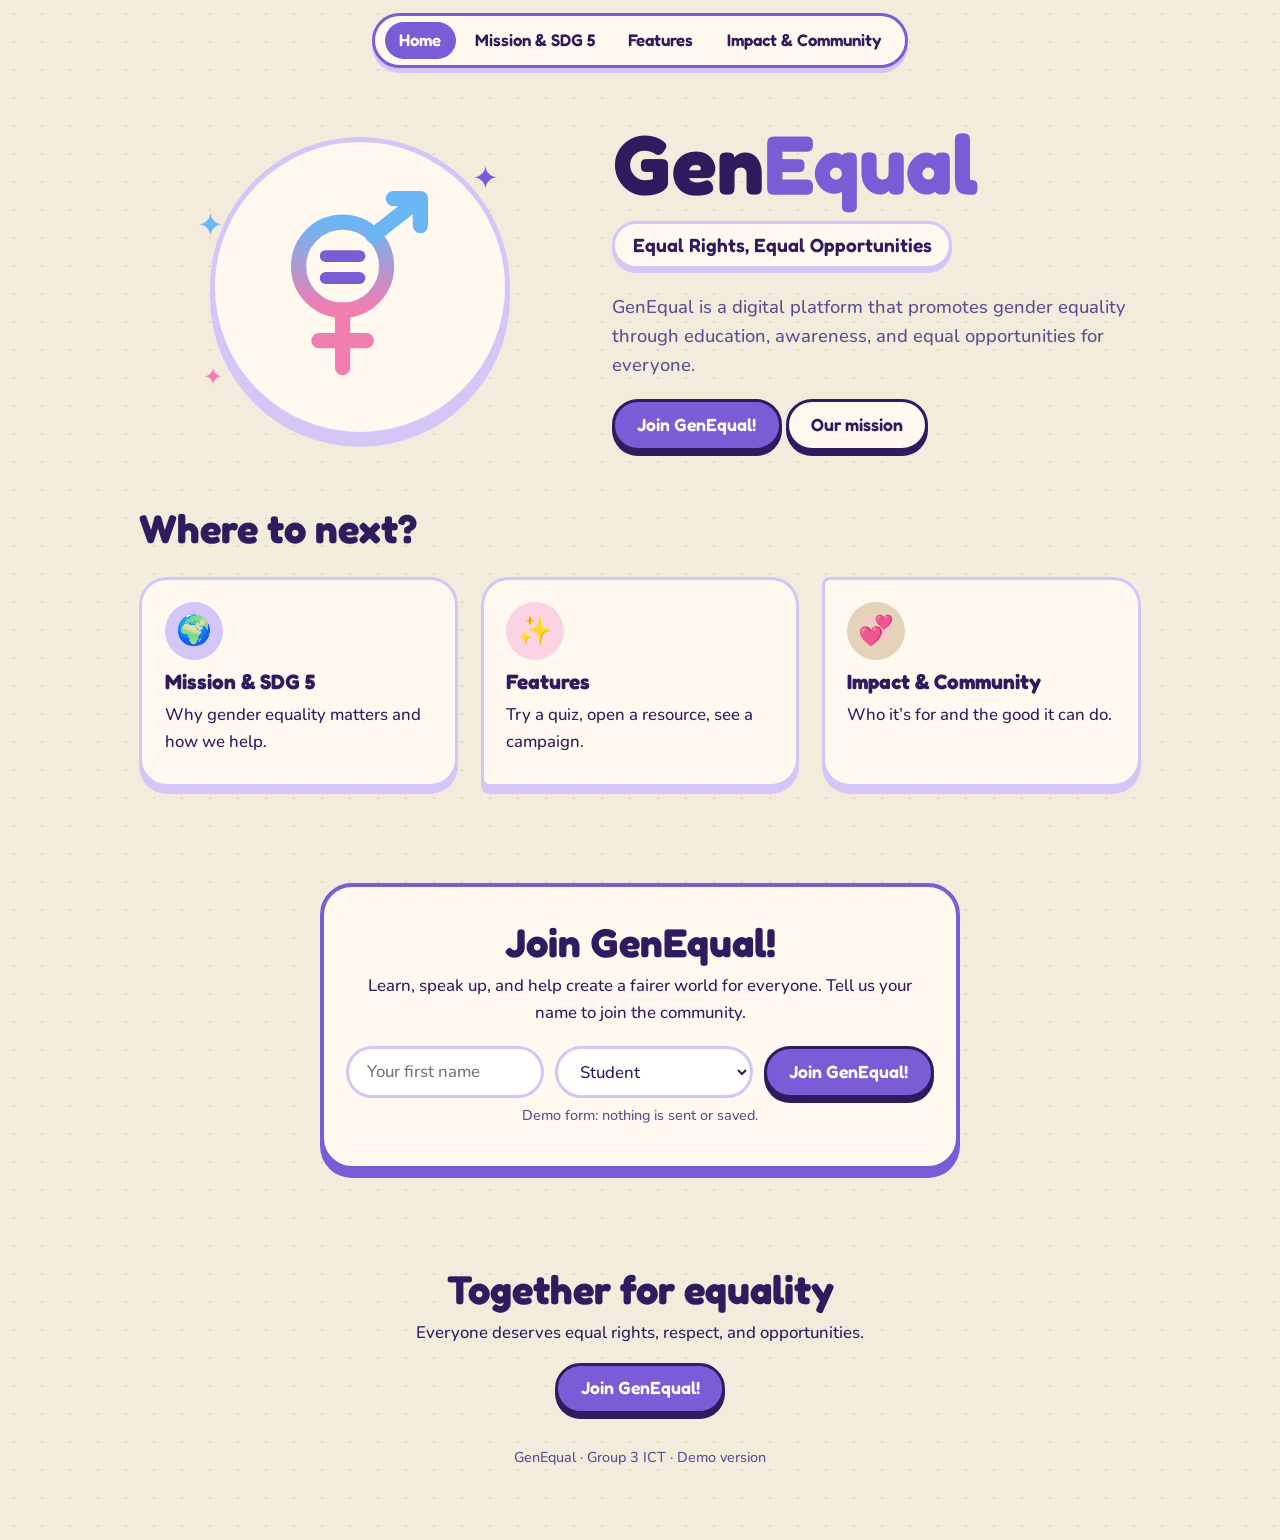
<file: Website/index.html>
<!DOCTYPE html>
<html lang="en">
<head>
<meta charset="utf-8">
<meta name="viewport" content="width=device-width, initial-scale=1">
<title>GenEqual: Equal Rights, Equal Opportunities</title>
<link rel="preconnect" href="https://fonts.googleapis.com">
<link href="https://fonts.googleapis.com/css2?family=Fredoka:wght@500;600;700&family=Nunito:wght@500;700;800&display=swap" rel="stylesheet">
<link rel="stylesheet" href="style.css">
</head>
<body>
<nav aria-label="Main">
  <a href="index.html" aria-current="page">Home</a><a href="mission.html">Mission &amp; SDG 5</a><a href="features.html">Features</a><a href="impact.html">Impact &amp; Community</a>
</nav>


<section class="hero">
  <div class="badge" aria-hidden="true">
    <span class="spark" style="top:4%;right:2%">✦</span><span class="spark s2" style="bottom:12%;left:-4%">✦</span><span class="spark s3" style="top:20%;left:-6%">✦</span>
    <svg viewBox="0 0 120 120" fill="none" stroke-linecap="round" stroke-linejoin="round">
      <defs><linearGradient id="g" x1="0" y1="0" x2="0" y2="1"><stop offset="0" stop-color="#6BB6F5"/><stop offset="1" stop-color="#F27DB0"/></linearGradient></defs>
      <circle cx="50" cy="48" r="26" stroke="url(#g)" stroke-width="9"/>
      <path d="M68 30 L96 8 M80 8 H96 V24" stroke="#6BB6F5" stroke-width="9"/>
      <path d="M50 74 V108 M36 92 H64" stroke="#F27DB0" stroke-width="9"/>
      <path d="M40 42 H60 M40 55 H60" stroke="#7C5CD6" stroke-width="7"/>
    </svg>
  </div>
  <div>
    <h1><span class="gen">Gen</span><span class="eq">Equal</span></h1>
    <div class="tag">Equal Rights, Equal Opportunities</div>
    <p class="lead">GenEqual is a digital platform that promotes gender equality through education, awareness, and equal opportunities for everyone.</p>
    <p style="margin-top:1.2rem"><a class="btn" data-join="hero" href="#join">Join GenEqual!</a> <a class="btn alt" href="mission.html">Our mission</a></p>
  </div>
</section>

<section style="padding-top:0">
  <h2>Where to next?</h2>
  <div class="grid">
    <a class="card" href="mission.html"><div class="ico">🌍</div><h3>Mission &amp; SDG 5</h3><p>Why gender equality matters and how we help.</p></a>
    <a class="card" href="features.html"><div class="ico">✨</div><h3>Features</h3><p>Try a quiz, open a resource, see a campaign.</p></a>
    <a class="card" href="impact.html"><div class="ico">💞</div><h3>Impact &amp; Community</h3><p>Who it’s for and the good it can do.</p></a>
  </div>
</section>

<section id="join">
  <div class="join" id="joinBox">
    <h2>Join GenEqual!</h2>
    <p>Learn, speak up, and help create a fairer world for everyone. Tell us your name to join the community.</p>
    <form id="joinForm" novalidate>
      <input type="text" id="jname" placeholder="Your first name" maxlength="20" aria-label="Your first name">
      <select id="jrole" aria-label="I am a"><option>Student</option><option>Teacher</option><option>Parent</option><option>Other</option></select>
      <button class="btn" type="submit">Join GenEqual!</button>
    </form>
    <p class="small" id="jmsg" aria-live="polite">Demo form: nothing is sent or saved.</p>
  </div>
</section>
<footer>
  <h2>Together for equality</h2>
  <p>Everyone deserves equal rights, respect, and opportunities.</p>
  <p style="margin-top:1rem"><a class="btn" data-join="foot" href="index.html#join">Join GenEqual!</a></p>
  <p class="small" style="margin-top:2rem">GenEqual · Group 3 ICT · Demo version</p>
</footer>

<script src="script.js"></script>
</body>
</html>
</file>
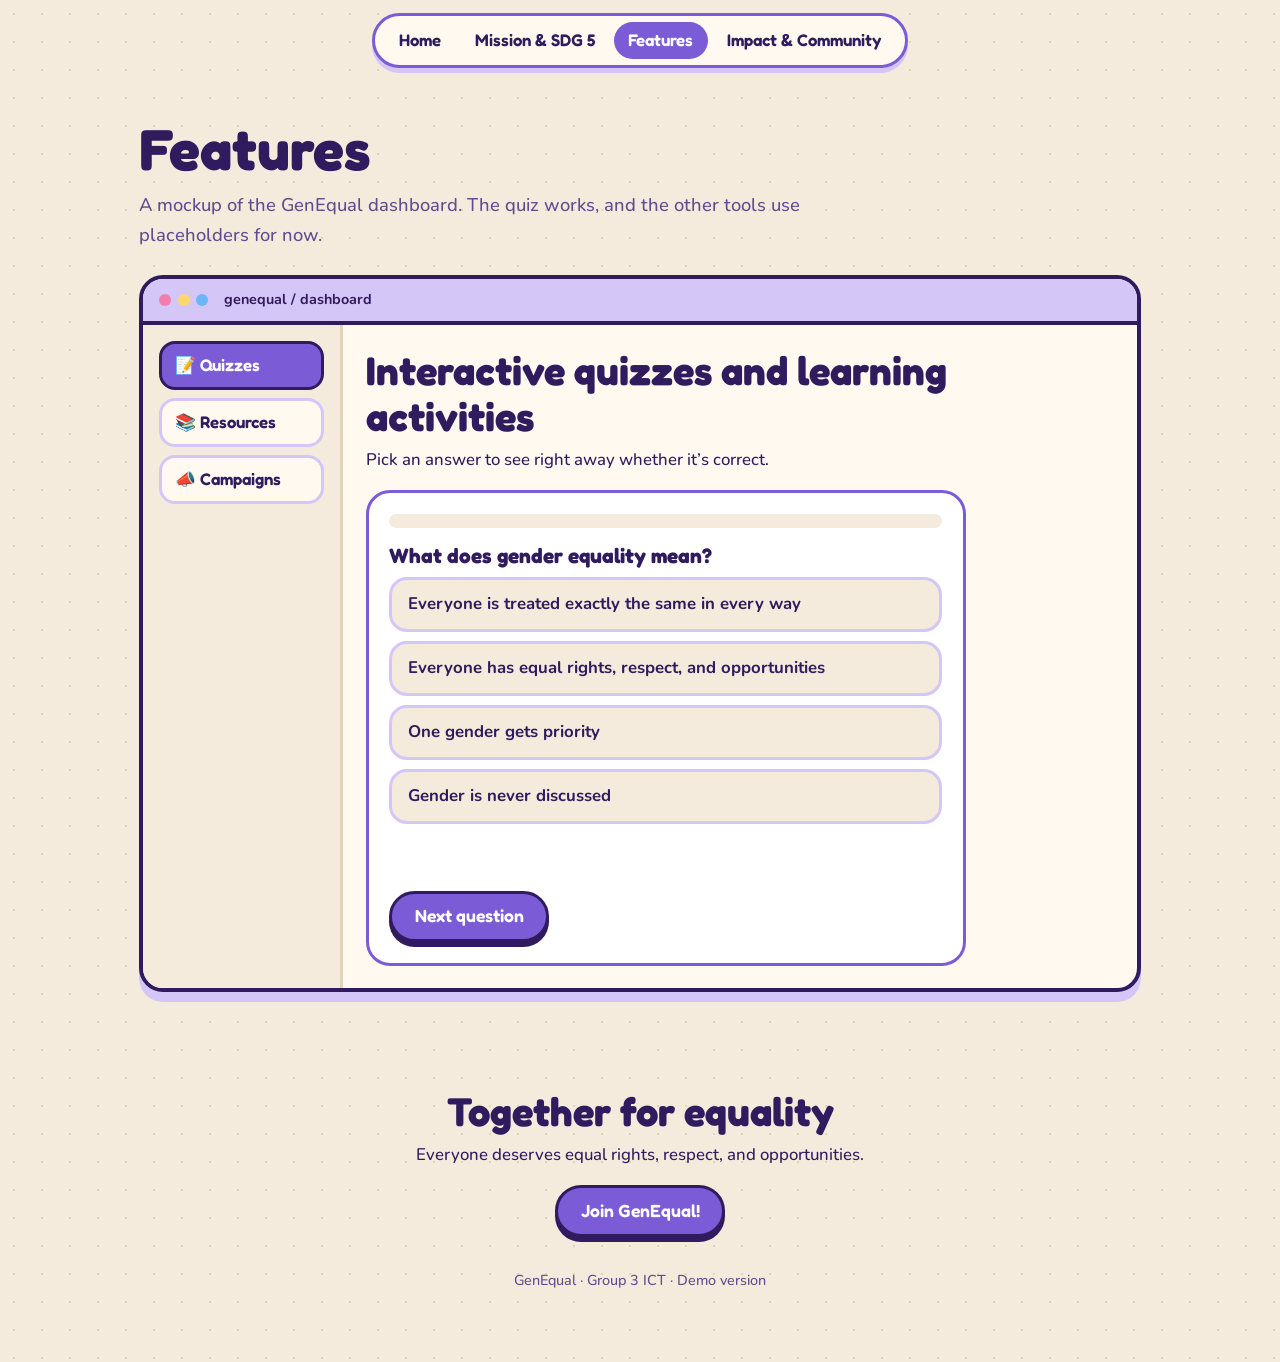
<file: Website/features.html>
<!DOCTYPE html>
<html lang="en">
<head>
<meta charset="utf-8">
<meta name="viewport" content="width=device-width, initial-scale=1">
<title>Features | GenEqual</title>
<link rel="preconnect" href="https://fonts.googleapis.com">
<link href="https://fonts.googleapis.com/css2?family=Fredoka:wght@500;600;700&family=Nunito:wght@500;700;800&display=swap" rel="stylesheet">
<link rel="stylesheet" href="style.css">
</head>
<body>
<nav aria-label="Main">
  <a href="index.html">Home</a><a href="mission.html">Mission &amp; SDG 5</a><a href="features.html" aria-current="page">Features</a><a href="impact.html">Impact &amp; Community</a>
</nav>


<section>
  <h1>Features</h1>
  <p class="lead">A mockup of the GenEqual dashboard. The quiz works, and the other tools use placeholders for now.</p>
  <div class="app">
    <div class="appbar"><i></i><i></i><i></i><span>genequal / dashboard</span></div>
    <div class="appbody">
      <div class="side" role="tablist" aria-label="Dashboard">
        <button class="tab" role="tab" data-tab="p-quiz" aria-selected="true">📝 Quizzes</button>
        <button class="tab" role="tab" data-tab="p-res" aria-selected="false">📚 Resources</button>
        <button class="tab" role="tab" data-tab="p-camp" aria-selected="false">📣 Campaigns</button>
      </div>
      <div>
        <div class="panel on" id="p-quiz" role="tabpanel">
          <h2>Interactive quizzes and learning activities</h2>
          <p>Pick an answer to see right away whether it’s correct.</p>
          <div class="quiz" id="quizBox" aria-live="polite"></div>
        </div>
        <div class="panel" id="p-res" role="tabpanel">
          <h2>Digital educational resources</h2>
          <p>Tap a resource to preview it.</p>
          <div class="grid">
            <button class="card rl" data-title="What is gender equality?" data-text="Gender equality means everyone has the same rights, respect, and opportunities, whatever their gender."><div class="thumb">📖</div><h3>What is gender equality?</h3><p>A short guide for beginners.</p><span class="go">Open resource ↗</span></button>
            <button class="card rl" data-title="Spotting unfair treatment" data-text="Unfair treatment can look like being left out, being told what you can’t do, or being judged by stereotypes."><div class="thumb">👀</div><h3>Spotting unfair treatment</h3><p>Learn the signs.</p><span class="go">Open resource ↗</span></button>
            <button class="card rl" data-title="Speaking up kindly" data-text="You can disagree without attacking. Name what was unfair, say how it affects people, and suggest a fairer way."><div class="thumb">🗣️</div><h3>Speaking up kindly</h3><p>Tips for speaking up.</p><span class="go">Open resource ↗</span></button>
            <button class="card rl" data-title="SDG 5 explained" data-text="SDG 5 is the United Nations goal to achieve gender equality and empower all women and girls."><div class="thumb">🎯</div><h3>SDG 5 explained</h3><p>The goal in plain words.</p><span class="go">Open resource ↗</span></button>
          </div>
        </div>
        <div class="panel" id="p-camp" role="tabpanel">
          <h2>Online equality campaigns</h2>
          <p>Pick a campaign to support.</p>
          <div class="grid">
            <div class="card"><div class="thumb">📣</div><h3>Respect Starts With Me</h3><p>Small daily choices that make school feel fair.</p><p><button class="btn" data-support aria-pressed="false">Support this campaign</button></p></div>
            <div class="card"><div class="thumb">🎤</div><h3>Every Voice Counts</h3><p>Share ideas and make sure everyone gets heard.</p><p><button class="btn" data-support aria-pressed="false">Support this campaign</button></p></div>
            <div class="card"><div class="thumb">🏫</div><h3>Fair Play in School</h3><p>Equal chances in class, clubs, and sports.</p><p><button class="btn" data-support aria-pressed="false">Support this campaign</button></p></div>
          </div>
        </div>
      </div>
    </div>
  </div>
</section>
<dialog id="modal"><h3></h3><p></p><p class="small">Placeholder: the full resource would open here.</p><button class="btn" style="margin-top:.8rem">Close</button></dialog>
<footer>
  <h2>Together for equality</h2>
  <p>Everyone deserves equal rights, respect, and opportunities.</p>
  <p style="margin-top:1rem"><a class="btn" data-join="foot" href="index.html#join">Join GenEqual!</a></p>
  <p class="small" style="margin-top:2rem">GenEqual · Group 3 ICT · Demo version</p>
</footer>

<script src="script.js"></script>
</body>
</html>
</file>
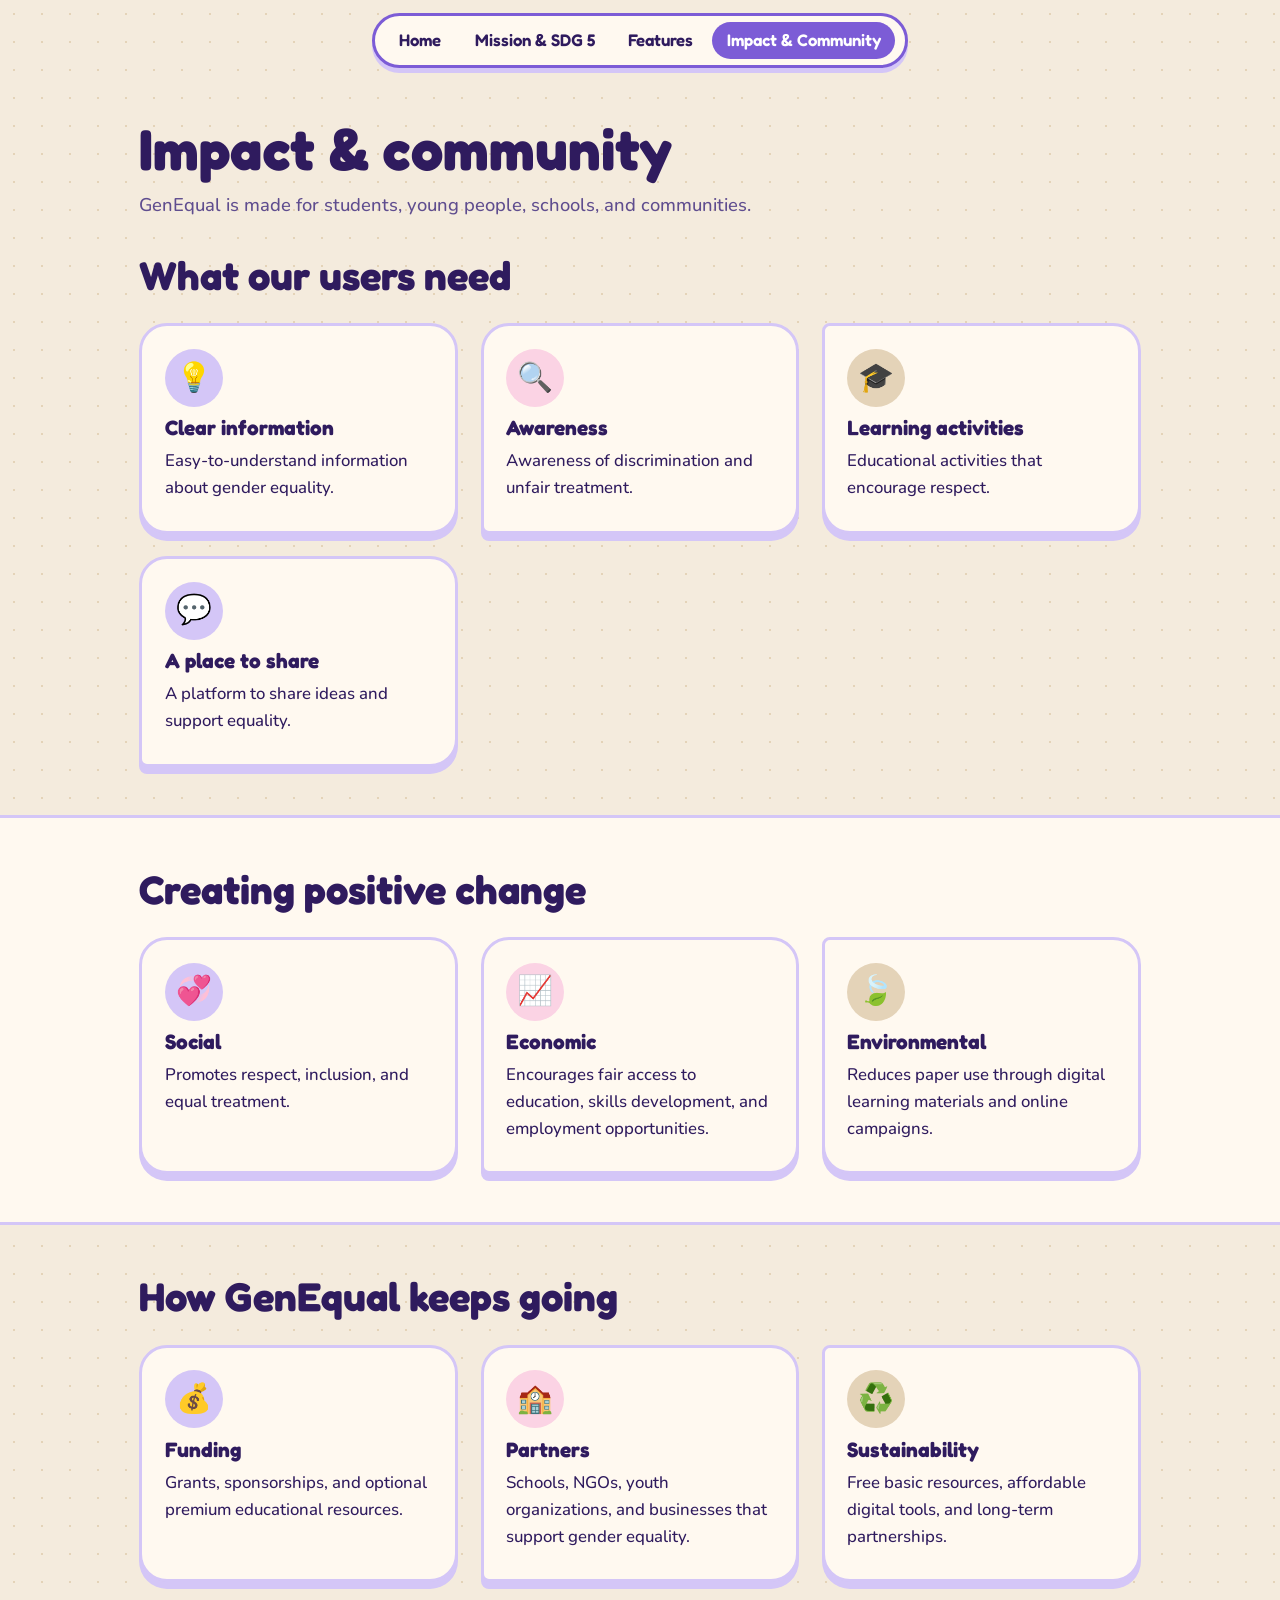
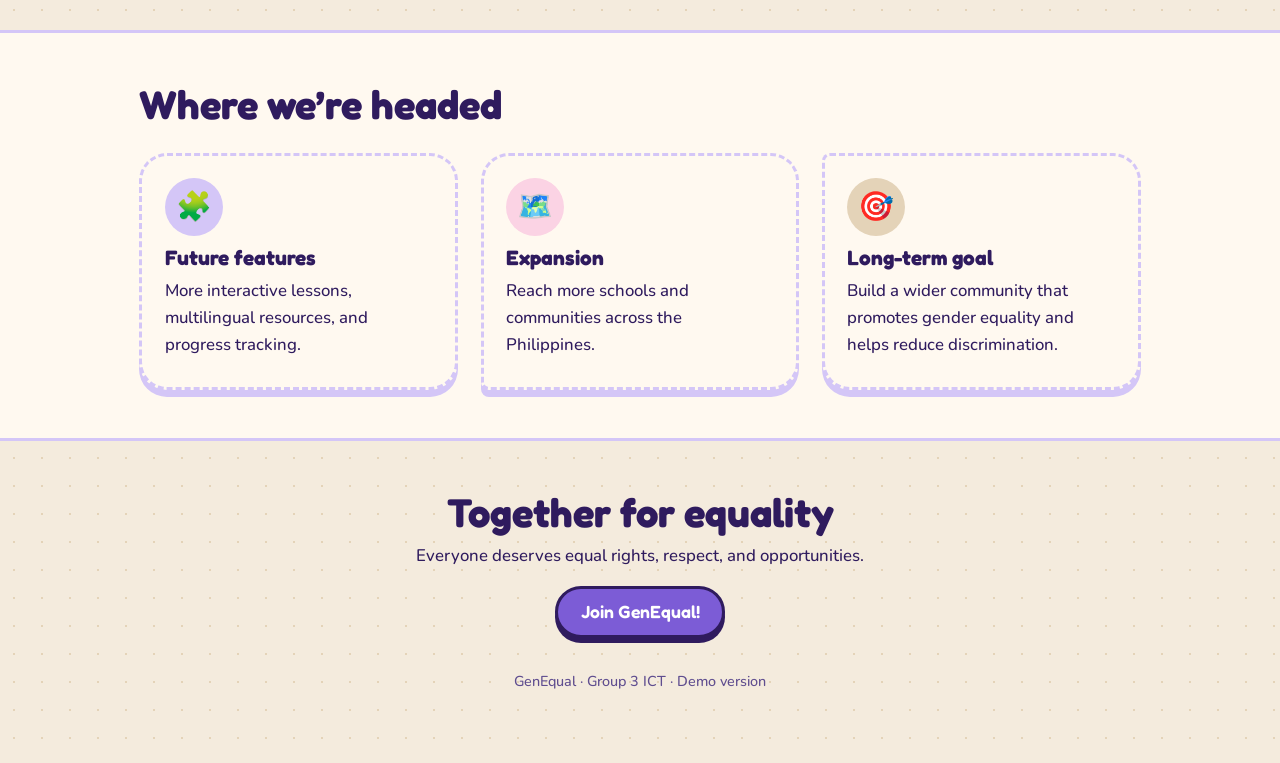
<file: Website/impact.html>
<!DOCTYPE html>
<html lang="en">
<head>
<meta charset="utf-8">
<meta name="viewport" content="width=device-width, initial-scale=1">
<title>Impact & Community | GenEqual</title>
<link rel="preconnect" href="https://fonts.googleapis.com">
<link href="https://fonts.googleapis.com/css2?family=Fredoka:wght@500;600;700&family=Nunito:wght@500;700;800&display=swap" rel="stylesheet">
<link rel="stylesheet" href="style.css">
</head>
<body>
<nav aria-label="Main">
  <a href="index.html">Home</a><a href="mission.html">Mission &amp; SDG 5</a><a href="features.html">Features</a><a href="impact.html" aria-current="page">Impact &amp; Community</a>
</nav>


<section>
  <h1>Impact &amp; community</h1>
  <p class="lead">GenEqual is made for students, young people, schools, and communities.</p>
  <h2 style="margin-top:2rem">What our users need</h2>
  <div class="grid">
  <div class="card"><div class="ico">💡</div><h3>Clear information</h3><p>Easy-to-understand information about gender equality.</p></div>
  <div class="card"><div class="ico">🔍</div><h3>Awareness</h3><p>Awareness of discrimination and unfair treatment.</p></div>
  <div class="card"><div class="ico">🎓</div><h3>Learning activities</h3><p>Educational activities that encourage respect.</p></div>
  <div class="card"><div class="ico">💬</div><h3>A place to share</h3><p>A platform to share ideas and support equality.</p></div>
</div>
</section>

<div class="band"><div>
  <h2>Creating positive change</h2>
  <div class="grid">
  <div class="card"><div class="ico">💞</div><h3>Social</h3><p>Promotes respect, inclusion, and equal treatment.</p></div>
  <div class="card"><div class="ico">📈</div><h3>Economic</h3><p>Encourages fair access to education, skills development, and employment opportunities.</p></div>
  <div class="card"><div class="ico">🍃</div><h3>Environmental</h3><p>Reduces paper use through digital learning materials and online campaigns.</p></div>
</div>
</div></div>

<section>
  <h2>How GenEqual keeps going</h2>
  <div class="grid">
  <div class="card"><div class="ico">💰</div><h3>Funding</h3><p>Grants, sponsorships, and optional premium educational resources.</p></div>
  <div class="card"><div class="ico">🏫</div><h3>Partners</h3><p>Schools, NGOs, youth organizations, and businesses that support gender equality.</p></div>
  <div class="card"><div class="ico">♻️</div><h3>Sustainability</h3><p>Free basic resources, affordable digital tools, and long-term partnerships.</p></div>
</div>
</section>

<div class="band"><div>
  <h2>Where we’re headed</h2>
  <div class="grid">
  <div class="card soon"><div class="ico">🧩</div><h3>Future features</h3><p>More interactive lessons, multilingual resources, and progress tracking.</p></div>
  <div class="card soon"><div class="ico">🗺️</div><h3>Expansion</h3><p>Reach more schools and communities across the Philippines.</p></div>
  <div class="card soon"><div class="ico">🎯</div><h3>Long-term goal</h3><p>Build a wider community that promotes gender equality and helps reduce discrimination.</p></div>
</div>
</div></div>
<footer>
  <h2>Together for equality</h2>
  <p>Everyone deserves equal rights, respect, and opportunities.</p>
  <p style="margin-top:1rem"><a class="btn" data-join="foot" href="index.html#join">Join GenEqual!</a></p>
  <p class="small" style="margin-top:2rem">GenEqual · Group 3 ICT · Demo version</p>
</footer>

<script src="script.js"></script>
</body>
</html>
</file>
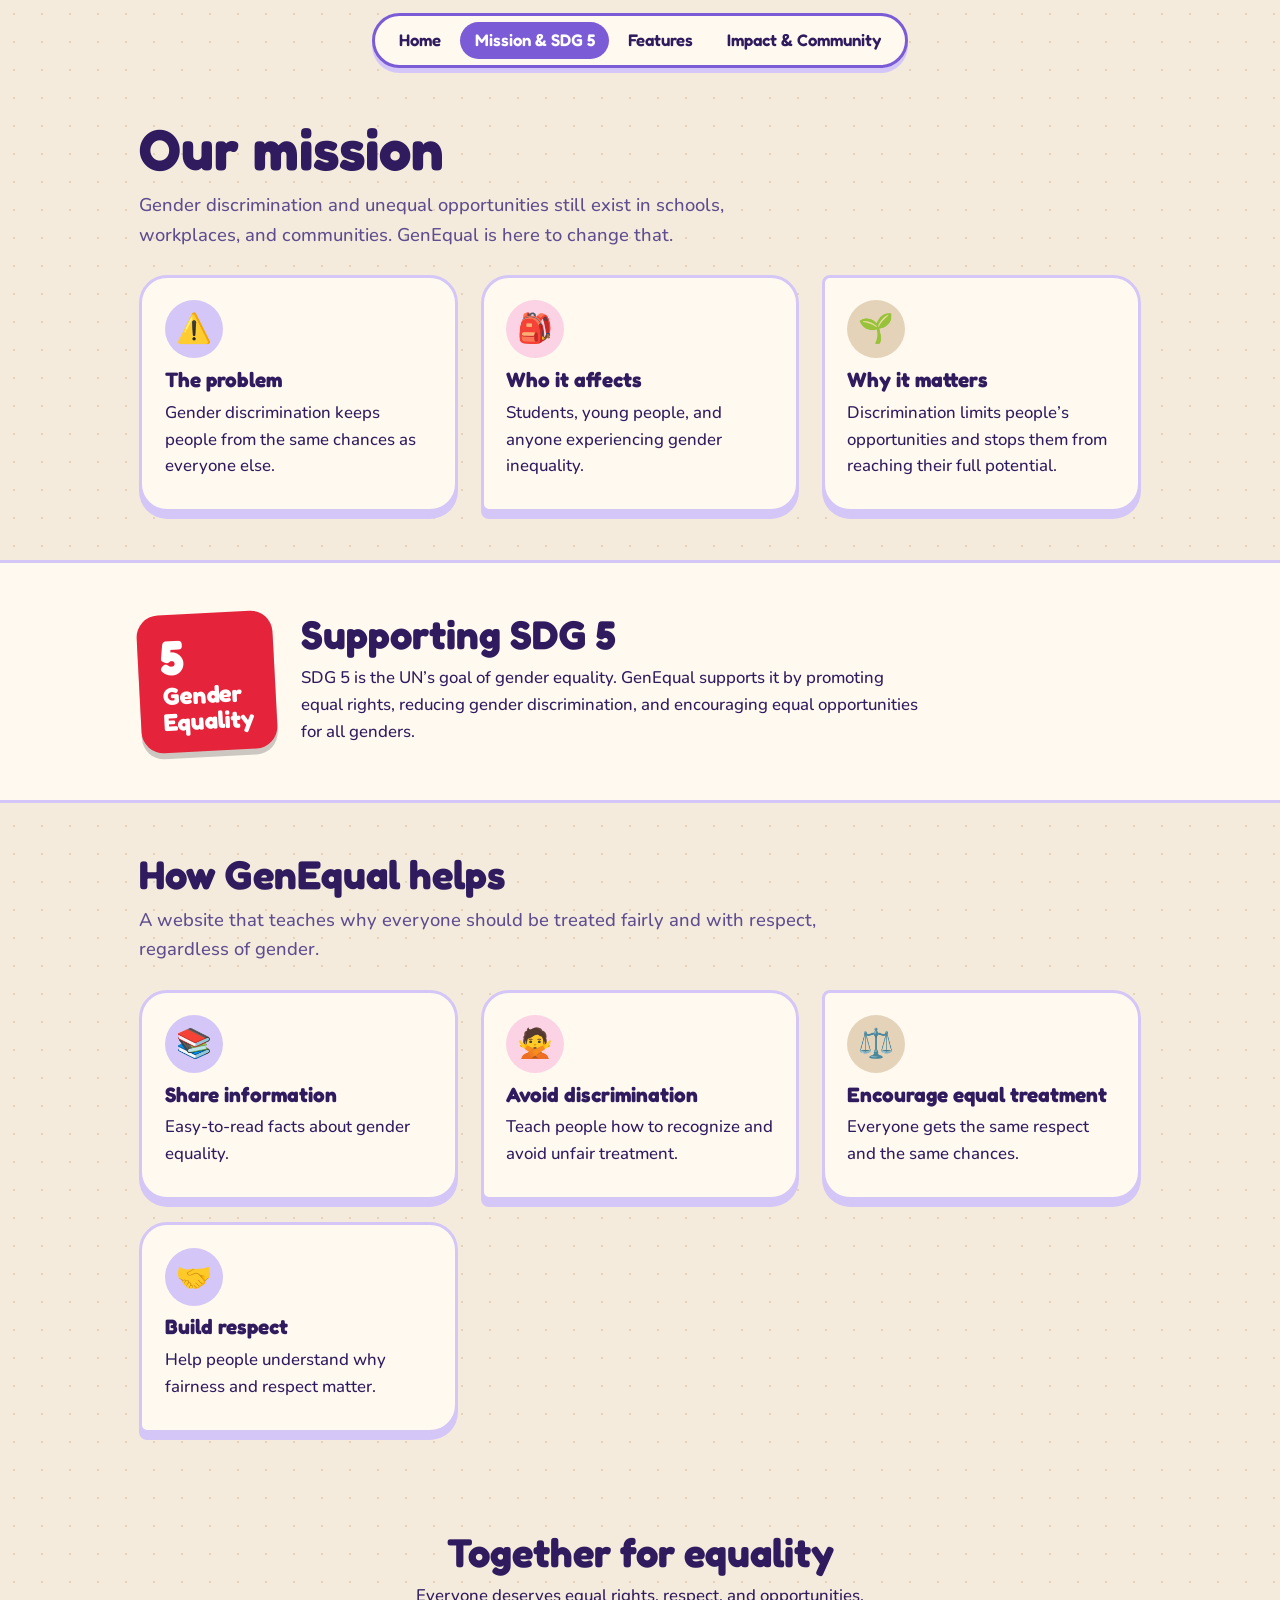
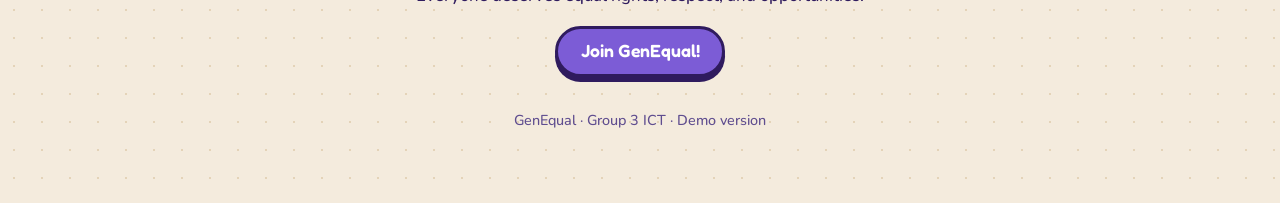
<file: Website/mission.html>
<!DOCTYPE html>
<html lang="en">
<head>
<meta charset="utf-8">
<meta name="viewport" content="width=device-width, initial-scale=1">
<title>Mission & SDG 5 | GenEqual</title>
<link rel="preconnect" href="https://fonts.googleapis.com">
<link href="https://fonts.googleapis.com/css2?family=Fredoka:wght@500;600;700&family=Nunito:wght@500;700;800&display=swap" rel="stylesheet">
<link rel="stylesheet" href="style.css">
</head>
<body>
<nav aria-label="Main">
  <a href="index.html">Home</a><a href="mission.html" aria-current="page">Mission &amp; SDG 5</a><a href="features.html">Features</a><a href="impact.html">Impact &amp; Community</a>
</nav>


<section>
  <h1>Our mission</h1>
  <p class="lead">Gender discrimination and unequal opportunities still exist in schools, workplaces, and communities. GenEqual is here to change that.</p>
  <div class="grid">
  <div class="card"><div class="ico">⚠️</div><h3>The problem</h3><p>Gender discrimination keeps people from the same chances as everyone else.</p></div>
  <div class="card"><div class="ico">🎒</div><h3>Who it affects</h3><p>Students, young people, and anyone experiencing gender inequality.</p></div>
  <div class="card"><div class="ico">🌱</div><h3>Why it matters</h3><p>Discrimination limits people’s opportunities and stops them from reaching their full potential.</p></div>
</div>
</section>

<div class="band"><div>
  <div class="sdg">
    <div class="sdgbox"><b>5</b>Gender<br>Equality</div>
    <div><h2>Supporting SDG 5</h2>
    <p>SDG 5 is the UN’s goal of gender equality. GenEqual supports it by promoting equal rights, reducing gender discrimination, and encouraging equal opportunities for all genders.</p></div>
  </div>
</div></div>

<section>
  <h2>How GenEqual helps</h2>
  <p class="lead">A website that teaches why everyone should be treated fairly and with respect, regardless of gender.</p>
  <div class="grid">
  <div class="card"><div class="ico">📚</div><h3>Share information</h3><p>Easy-to-read facts about gender equality.</p></div>
  <div class="card"><div class="ico">🙅</div><h3>Avoid discrimination</h3><p>Teach people how to recognize and avoid unfair treatment.</p></div>
  <div class="card"><div class="ico">⚖️</div><h3>Encourage equal treatment</h3><p>Everyone gets the same respect and the same chances.</p></div>
  <div class="card"><div class="ico">🤝</div><h3>Build respect</h3><p>Help people understand why fairness and respect matter.</p></div>
</div>
</section>
<footer>
  <h2>Together for equality</h2>
  <p>Everyone deserves equal rights, respect, and opportunities.</p>
  <p style="margin-top:1rem"><a class="btn" data-join="foot" href="index.html#join">Join GenEqual!</a></p>
  <p class="small" style="margin-top:2rem">GenEqual · Group 3 ICT · Demo version</p>
</footer>

<script src="script.js"></script>
</body>
</html>
</file>
<file: Website/style.css>
/* ===== Colors: beige + purple from the presentation. Change them here to restyle every page. ===== */
:root{--bg:#F4EBDD;--cream:#FFF9F0;--sand:#E4D3B8;--ink:#2F1B5E;--purple:#7C5CD6;--lilac:#D4C6F7;--soft:#5F4D8F;--pink:#F27DB0;--sky:#6BB6F5;--good:#CFEFD9;--bad:#FAD4E4}
*{box-sizing:border-box}
html{scroll-behavior:smooth;scroll-padding-top:90px}
body{margin:0;color:var(--ink);font-family:Nunito,"Trebuchet MS",sans-serif;font-weight:500;font-size:1.05rem;line-height:1.6;background:radial-gradient(var(--sand) 1.5px,transparent 1.5px) 0 0/28px 28px,var(--bg)}
h1,h2,h3{font-family:Fredoka,"Arial Rounded MT Bold",sans-serif;line-height:1.15;margin:0 0 .5rem}
h1{font-size:clamp(2.4rem,7vw,3.6rem)} h2{font-size:clamp(1.8rem,4vw,2.5rem)} h3{font-size:1.3rem}
p{margin:.4rem 0;max-width:62ch}
section{max-width:1040px;margin:0 auto;padding:3rem 1.2rem}
.lead{color:var(--soft);font-size:1.15rem}
.small{font-size:.9rem;color:var(--soft)}
:focus-visible{outline:4px solid var(--sky);outline-offset:3px;border-radius:12px}
/* nav */
nav{position:sticky;top:.6rem;z-index:10;display:flex;flex-wrap:wrap;gap:.3rem;justify-content:center;width:fit-content;max-width:calc(100% - 1.5rem);margin:.8rem auto 0;padding:.4rem .6rem;background:var(--cream);border:3px solid var(--purple);border-radius:999px;box-shadow:0 5px 0 var(--lilac)}
nav a{font-family:Fredoka,sans-serif;font-weight:600;text-decoration:none;color:var(--ink);padding:.3rem .9rem;border-radius:999px}
nav a:hover{background:var(--lilac)} nav a[aria-current]{background:var(--purple);color:#fff}
/* hero */
.hero{display:grid;grid-template-columns:1fr 1.2fr;gap:2rem;align-items:center;padding-top:3rem}
.badge{position:relative;width:min(300px,70vw);aspect-ratio:1;margin:auto;background:var(--cream);border:5px solid var(--lilac);border-radius:50%;box-shadow:0 10px 0 var(--lilac);display:grid;place-items:center}
.badge svg{width:70%}
.spark{position:absolute;font-size:2rem;color:var(--purple);animation:float 3.2s ease-in-out infinite}
.spark.s2{color:var(--pink);font-size:1.5rem;animation-delay:-1.2s} .spark.s3{color:var(--sky);animation-delay:-2.2s}
@keyframes float{50%{transform:translateY(-10px) rotate(15deg)}}
h1 .gen{color:var(--ink)} h1 .eq{color:var(--purple)}
.hero h1{font-size:clamp(3rem,9vw,5.2rem);margin-bottom:.2rem}
.tag{display:inline-block;font-family:Fredoka,sans-serif;font-weight:600;font-size:1.2rem;background:var(--cream);border:3px solid var(--lilac);border-radius:999px;padding:.35rem 1.1rem;margin:.4rem 0 1rem;box-shadow:0 4px 0 var(--lilac)}
.btn{font:inherit;font-family:Fredoka,sans-serif;font-weight:600;font-size:1.1rem;cursor:pointer;text-decoration:none;display:inline-block;color:#fff;background:var(--purple);border:3px solid var(--ink);border-radius:999px;padding:.55rem 1.4rem;box-shadow:0 5px 0 var(--ink);transition:transform .12s,box-shadow .12s}
.btn:hover{transform:translateY(-2px);box-shadow:0 7px 0 var(--ink)} .btn:active{transform:translateY(4px);box-shadow:0 1px 0 var(--ink)}
.btn.alt{background:var(--cream);color:var(--ink)} .btn[aria-pressed=true]{background:#2E9E78}
/* cards */
.grid{display:grid;grid-template-columns:repeat(auto-fit,minmax(240px,1fr));gap:1.4rem;margin-top:1.6rem}
.card{background:var(--cream);border:3px solid var(--lilac);border-radius:28px;padding:1.4rem;box-shadow:0 7px 0 var(--lilac);font:inherit;color:inherit;text-align:left}
.card:nth-child(2n){border-radius:28px 28px 28px 8px} .card:nth-child(3n){border-radius:8px 28px 28px 28px}
.ico{display:grid;place-items:center;width:58px;height:58px;border-radius:50%;font-size:1.8rem;margin-bottom:.6rem;background:var(--lilac)}
.grid>:nth-child(3n+2) .ico{background:#FBD3E4} .grid>:nth-child(3n) .ico{background:var(--sand)}
a.card,button.card{display:block;width:100%;cursor:pointer;text-decoration:none;transition:transform .15s,box-shadow .15s}
a.card:hover,button.card:hover{transform:translateY(-4px);box-shadow:0 11px 0 var(--lilac)}
.soon{border-style:dashed}
.band{background:var(--cream);border-block:3px solid var(--lilac)}
.band>div{max-width:1040px;margin:auto;padding:3rem 1.2rem}
.sdg{display:flex;gap:1.6rem;align-items:center;flex-wrap:wrap}
.sdgbox{background:#E5243B;color:#fff;border-radius:22px;padding:1rem 1.4rem;font-family:Fredoka,sans-serif;font-weight:700;line-height:1.1;font-size:1.5rem;transform:rotate(-3deg);box-shadow:0 6px 0 rgba(0,0,0,.2)}
.sdgbox b{font-size:3rem;display:block}
/* join form */
.join{max-width:640px;margin:auto;text-align:center;background:var(--cream);border:4px solid var(--purple);border-radius:32px;padding:2rem 1.4rem;box-shadow:0 8px 0 var(--purple)}
.join p{margin-inline:auto}
.join form{display:flex;flex-wrap:wrap;gap:.7rem;justify-content:center;margin:1.2rem 0 .4rem}
input,select{font:inherit;color:var(--ink);background:#fff;border:3px solid var(--lilac);border-radius:999px;padding:.55rem 1.1rem;flex:1;min-width:170px}
.welcome{animation:pop .45s} @keyframes pop{from{transform:scale(.8);opacity:0}}
/* dashboard mockup */
.app{border:4px solid var(--ink);border-radius:24px;overflow:hidden;background:var(--cream);box-shadow:0 10px 0 var(--lilac);margin-top:1.6rem}
.appbar{display:flex;gap:.4rem;align-items:center;padding:.6rem 1rem;background:var(--lilac);border-bottom:4px solid var(--ink);font-weight:700;font-size:.9rem}
.appbar i{width:12px;height:12px;border-radius:50%;background:var(--pink)} .appbar i:nth-child(2){background:#FFD76B} .appbar i:nth-child(3){background:var(--sky)} .appbar span{margin-left:.6rem}
.appbody{display:grid;grid-template-columns:200px 1fr}
.side{background:var(--bg);border-right:3px solid var(--sand);padding:1rem;display:flex;flex-direction:column;gap:.5rem}
.tab{font:inherit;font-family:Fredoka,sans-serif;font-weight:600;color:var(--ink);background:var(--cream);border:3px solid var(--lilac);border-radius:16px;padding:.5rem .8rem;cursor:pointer;text-align:left}
.tab[aria-selected=true]{background:var(--purple);color:#fff;border-color:var(--ink)}
.panel{display:none;padding:1.4rem} .panel.on{display:block}
.thumb{height:90px;border-radius:16px;margin-bottom:.6rem;display:grid;place-items:center;font-size:2rem;background:repeating-linear-gradient(45deg,var(--lilac) 0 12px,#E6DCFB 12px 24px)}
.badge2{display:inline-block;font-size:.8rem;font-weight:800;background:var(--sand);border-radius:99px;padding:.1rem .7rem;margin-bottom:.3rem}
/* quiz */
.quiz{max-width:600px;margin:1rem 0 0;background:#fff;border:3px solid var(--purple);border-radius:24px;padding:1.3rem}
.bar{height:14px;background:var(--bg);border-radius:99px;overflow:hidden;margin-bottom:1rem}
.bar i{display:block;height:100%;width:0;background:linear-gradient(90deg,var(--pink),var(--purple));border-radius:99px;transition:width .4s}
.opt{display:block;width:100%;text-align:left;font:inherit;font-weight:700;color:var(--ink);background:var(--bg);border:3px solid var(--lilac);border-radius:18px;padding:.7rem 1rem;margin:.55rem 0;cursor:pointer}
.opt:hover:not(:disabled){border-color:var(--purple)} .opt:disabled{cursor:default}
.opt.right{background:var(--good);border-color:#2E9E78} .opt.wrong{background:var(--bad);border-color:var(--pink)}
.fb{min-height:3.2rem;font-weight:700;color:var(--soft)}
/* remembered name + link-style cards + text button */
.hello{font-family:Fredoka,sans-serif;font-weight:600;background:var(--lilac);border-radius:999px;padding:.3rem .9rem}
.linkbtn{font:inherit;background:none;border:0;color:var(--purple);text-decoration:underline;cursor:pointer;margin-top:.6rem}
.rl h3{color:var(--purple);text-decoration:underline;text-underline-offset:4px;text-decoration-thickness:2px}
.rl .go{display:inline-block;margin-top:.5rem;font-weight:800;color:var(--purple);text-decoration:underline;text-underline-offset:4px}
.rl:hover h3,.rl:hover .go{color:var(--ink)}
/* modal */
dialog{border:4px solid var(--ink);border-radius:28px;background:var(--cream);color:var(--ink);padding:1.6rem;width:min(480px,92vw);box-shadow:0 8px 0 var(--lilac)}
dialog::backdrop{background:rgba(47,27,94,.55)}
footer{text-align:center;padding:3rem 1.2rem 4rem} footer p{margin:.4rem auto}
@media(max-width:760px){.hero{grid-template-columns:1fr;text-align:center}.hero p{margin-inline:auto}}
@media(max-width:700px){.appbody{grid-template-columns:1fr}.side{flex-direction:row;flex-wrap:wrap;border-right:0;border-bottom:3px solid var(--sand)}}
@media(prefers-reduced-motion:reduce){*{animation:none!important;transition:none!important;scroll-behavior:auto!important}}
</file>
